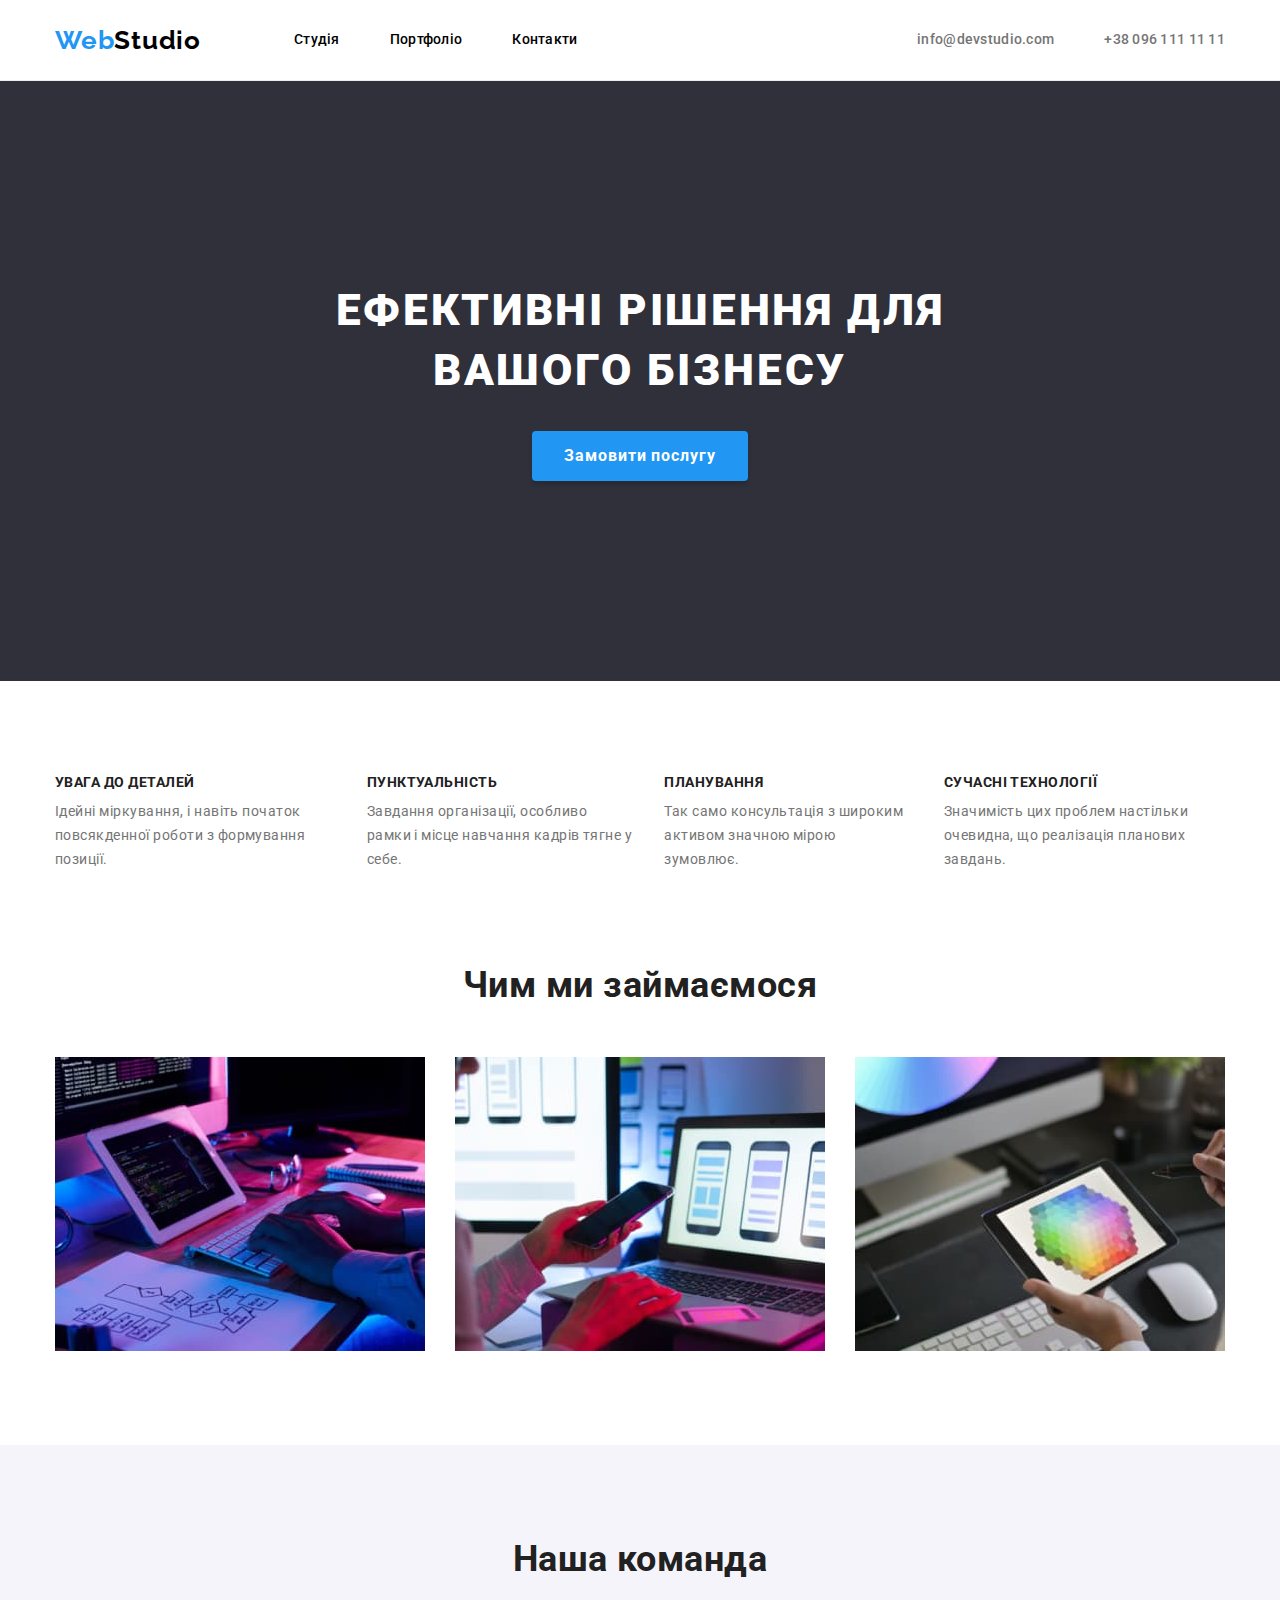
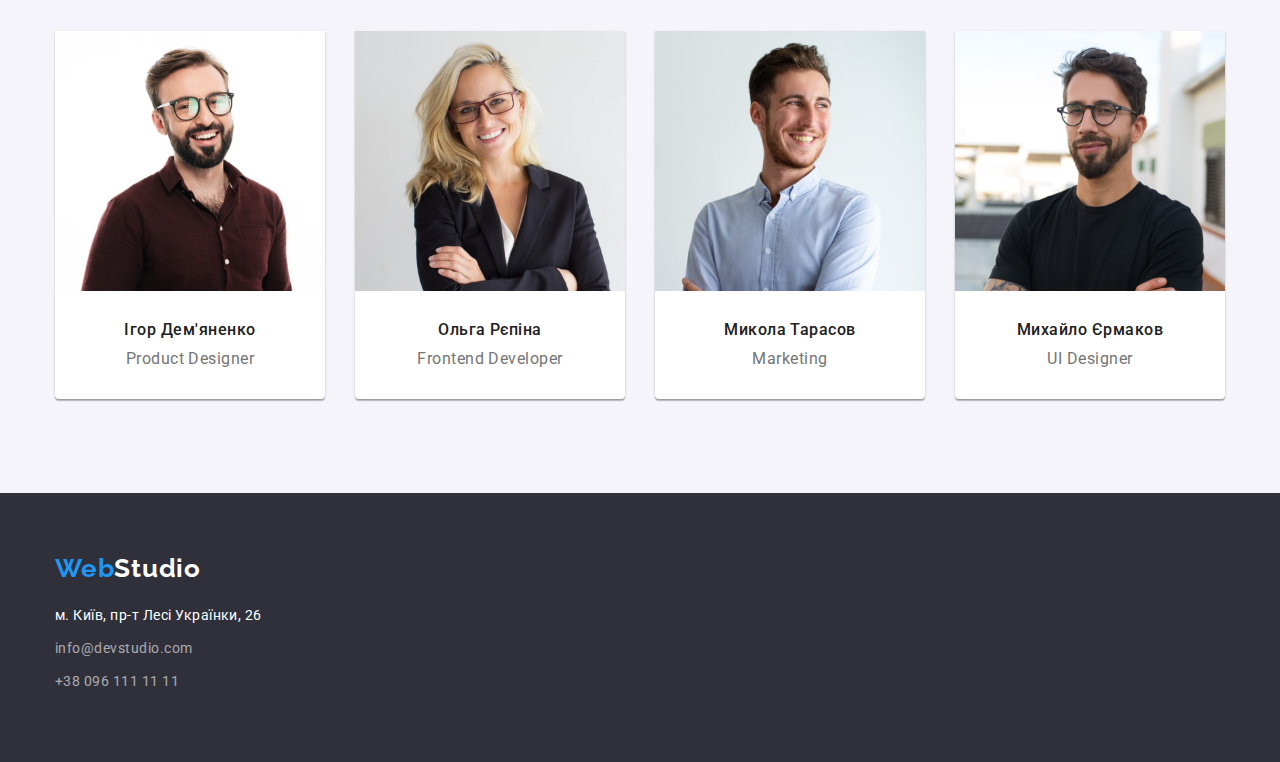
<file: index.html>
<!DOCTYPE html>
<html lang="uk">
<head>
    <meta charset="UTF-8">
    <meta http-equiv="X-UA-Compatible" content="IE=edge">
    <meta name="viewport" content="width=device-width, initial-scale=1.0">
    <title>Студія</title>
    <link rel="preconnect" href="https://fonts.googleapis.com"> 
    <link rel="preconnect" href="https://fonts.gstatic.com" crossorigin> 
    <link rel="stylesheet" href="https://cdnjs.cloudflare.com/ajax/libs/modern-normalize/1.1.0/modern-normalize.min.css">
    <link href="https://fonts.googleapis.com/css2?family=Raleway:wght@700&family=Roboto:wght@400;500;700;900&display=swap" rel="stylesheet">
    <link rel="stylesheet" href=".//css/styles.css">
</head>
<body class="body-font">
<header class="header-text">
    <div class="container main-header">
        <a class="logo" lang="en" href=".//index.html">
            <span class="web">Web</span><span class="studio">Studio</span>
            </a>
        <nav>
        <ul class="site-nav list">
            <li class="item"><a class="links" href="./index.html">Студія</a></li>
            <li class="item"><a class="links" href="./portfolio.html">Портфоліо</a></li>
            <li class="item"><a class="links" href="">Контакти</a></li>
        </ul>
        </nav>
    <div class="box-cotact-list">
        <ul class="contact-list list">
            <li class="item"><a class="contact-links" href="mailto:info@devstudio.com">info@devstudio.com</a></li>
            <li class="item"><a class="contact-links" href="tel:+380961111111">+38 096 111 11 11</a></li>
        </ul>
    </div>
    </div>
</header>
<main>
<section class="section hero">
    <div class="container">
        <div class="hero-block">
        <h1 class="hero-text">Ефективні рішення для<br> вашого бізнесу</h1>
        <button class="hero-button" type="button">Замовити послугу</button>
    </div>
    </div>
</section>
<section class="section priorities">
    <div class="container">
        <ul class="our-tehnologies">
            <li class="list-tehnologies">
                <h3 class="list-priorities">УВАГА ДО ДЕТАЛЕЙ</h3>
                <p class="text-priorities">Ідейні міркування, і навіть початок повсякденної роботи з формування позиції.</p>
            </li>
            <li class="list-tehnologies">
                <h3 class="list-priorities">ПУНКТУАЛЬНІСТЬ</h3>
                <p class="text-priorities">Завдання організації, особливо рамки і місце навчання кадрів тягне у себе.</p>
            </li>
            <li class="list-tehnologies">
                <h3 class="list-priorities">ПЛАНУВАННЯ</h3>
                <p class="text-priorities">Так само консультація з широким активом значною мірою зумовлює.</p>
            </li>
            <li class="list-tehnologies">
                <h3 class="list-priorities">СУЧАСНІ ТЕХНОЛОГІЇ</h3>
                <p class="text-priorities">Значимість цих проблем настільки очевидна, що реалізація планових завдань.</p>
            </li>
        </ul>
</div>  
</section>
<section class="section works">
    <div class="container">
        <h2 class="our-work">Чим ми займаємося</h2>
        <ul class="list-images">
            <li class="photo-projects">
                    <img 
                    src="./images/startup.jpg"
                    alt="Розробка проекту"
                    width="370"/>
            </li>
            <li class="photo-projects">
            <img 
                    src="./images/mobile.jpg"
                    alt="Синхронізація мобільних застосунків"
                    width="370"/>
            </li>
            <li class="photo-projects">
                <img 
                    src="./images/design.jpg"
                    alt="Дизайн"
                    width="370"/>
            </li>
        </ul>
    </div>
</section>
<section class="section team">
    <div class="container">
        <h2 class="our-team">Наша команда</h2>
        <ul class="list-members">
                <li>
                    <div class="team-card">
                        <img class="img-member" src="./images/ihor.jpg" alt="Ігор Дем'яненко" width="270"/>
                        <h3 class="team-members">Ігор Дем'яненко</h3>
                        <p class="members-speciality" lang="en">Product Designer</p>
                    </div>
                </li>
                <li>
                    <div class="team-card">
                        <img class="img-member" src="./images/olha.jpg" alt="Ольга Рєпіна" width="270"/>
                        <h3 class="team-members">Ольга Рєпіна</h3>
                        <p class="members-speciality" lang="en">Frontend Developer</p>
                    </div>
                </li>
                <li>
                    <div class="team-card">
                        <img class="img-member" src="./images/kolya.jpg" alt="Микола Тарасов" width="270"/>
                        <h3 class="team-members">Микола Тарасов</h3>
                        <p class="members-speciality" lang="en">Marketing</p>
                    </div>
                    </li>
                <li>
                    <div class="team-card">
                        <img class="img-member" src="./images/misha.jpg" alt="Михайло Єрмаков" width="270"/>
                        <h3 class="team-members">Михайло Єрмаков</h3>
                        <p class="members-speciality" lang="en">UI Designer</p>
                    </div>    
                    </li>
        </ul>
    </div>
</section>
</main>
<footer class="footer">
    <div class="container">
        <a class="logo-footer" lang="en" href=".//index.html">
            <span class="web">Web</span><span class="studio-footer">Studio</span>
            </a>
                <address class="map-adress">
                м. Київ, пр-т Лесі Українки, 26
                </address>
                <address>
                    <a class="footer-links" href="mailto:info@devstudio.com">info@devstudio.com</a><br>
                    <a class="footer-links" href="tel:+380961111111">+38 096 111 11 11</a>
                </address>
    </div>
</footer>
</body>
</html>
</file>
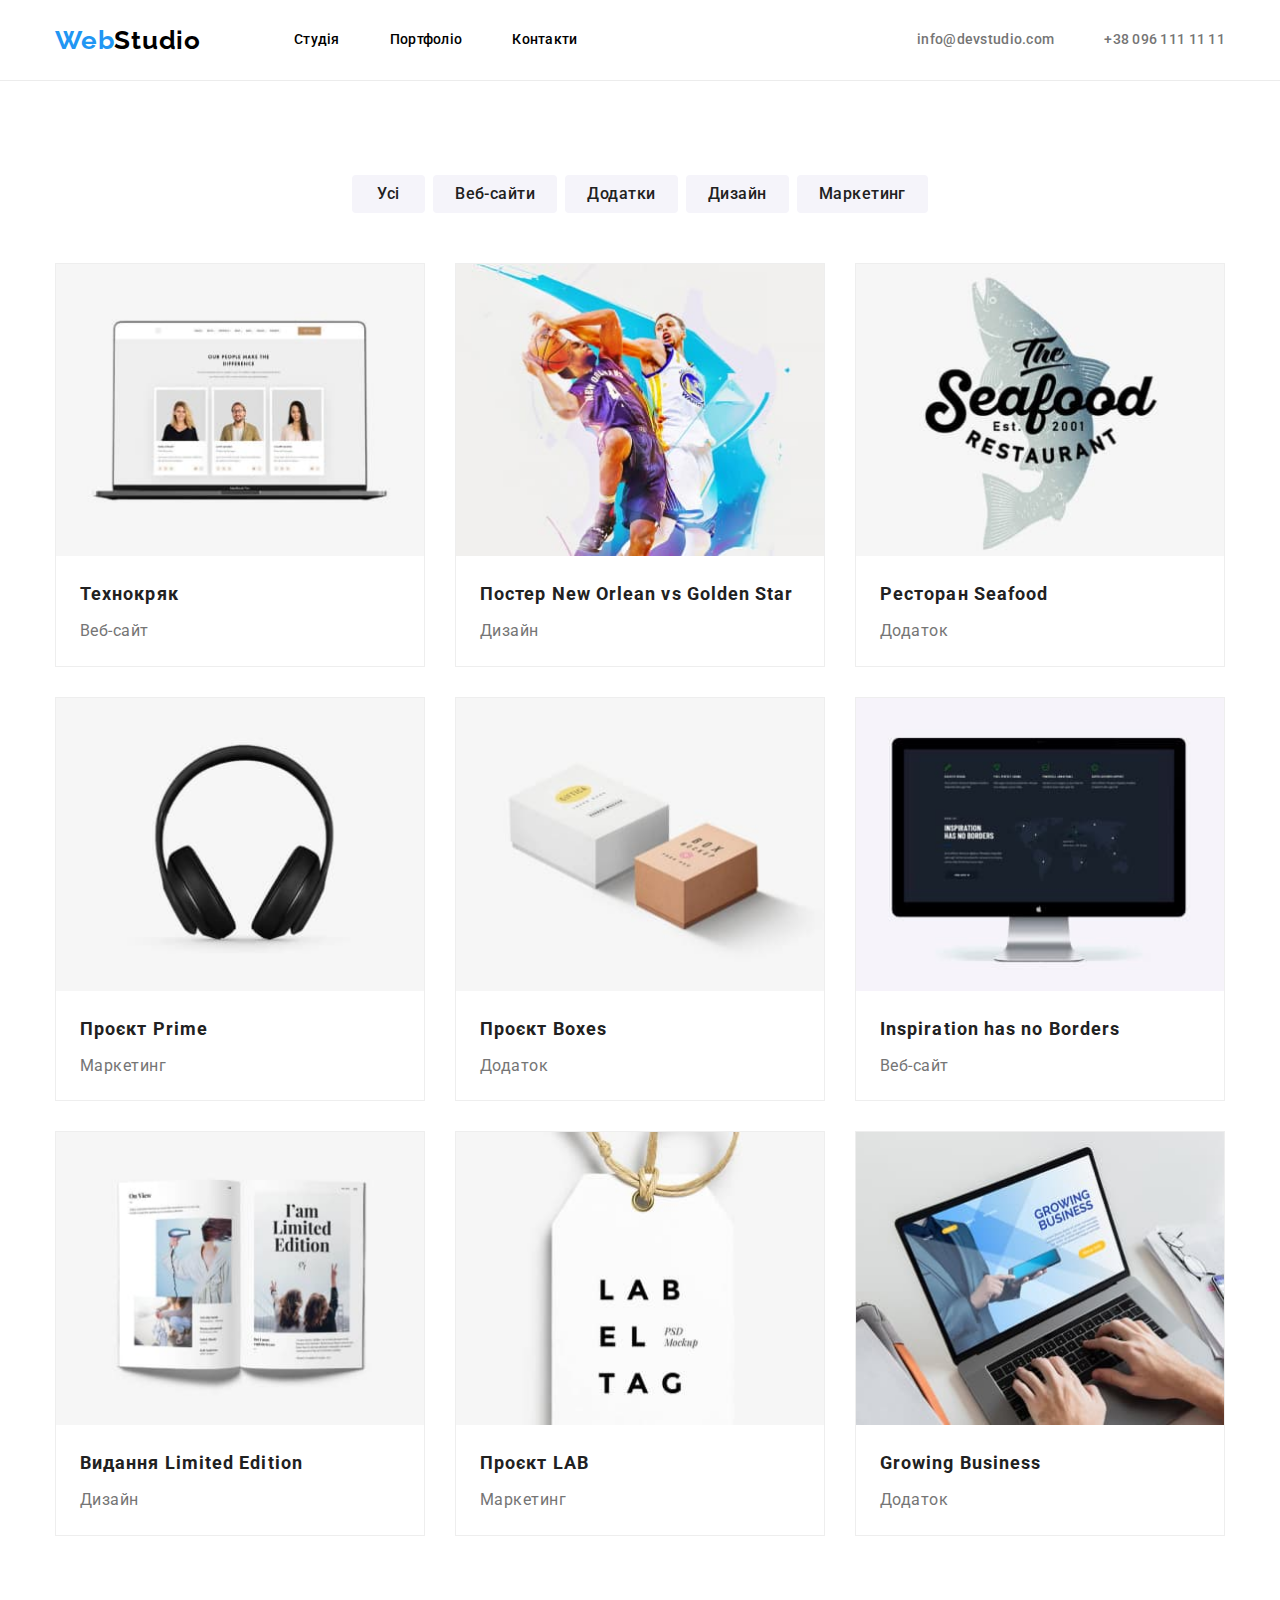
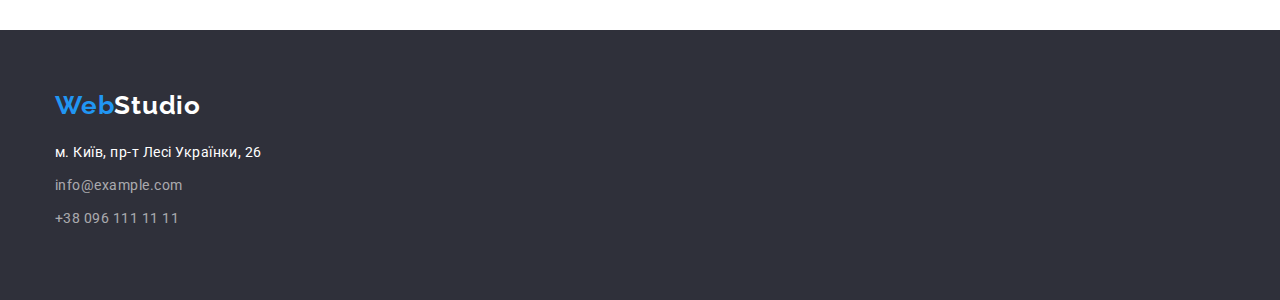
<file: portfolio.html>
<!DOCTYPE html>
<html lang="uk">
<head>
    <meta charset="UTF-8">
    <meta http-equiv="X-UA-Compatible" content="IE=edge">
    <meta name="viewport" content="width=device-width, initial-scale=1.0">
    <title>Портфоліо</title>
    <link rel="preconnect" href="https://fonts.googleapis.com"> 
    <link rel="preconnect" href="https://fonts.gstatic.com" crossorigin> 
    <link href="https://fonts.googleapis.com/css2?family=Raleway:wght@700&family=Roboto:wght@400;500;700;900&display=swap" rel="stylesheet">
    <link href="https://fonts.googleapis.com/css2?family=Raleway:wght@700&family=Roboto:wght@400;500;700;900&display=swap" rel="stylesheet">
    <link rel="stylesheet" href=".//css/styles.css">
</head>
<body class="body-font">
    <header class="header-text">
        <div class="container main-header">
            <a class="logo" lang="en" href=".//index.html">
                <span class="web">Web</span><span class="studio">Studio</span>
                </a>
            <nav>
            <ul class="site-nav list">
                <li class="item"><a class="links" href="./index.html">Студія</a></li>
                <li class="item"><a class="links" href="./portfolio.html">Портфоліо</a></li>
                <li class="item"><a class="links" href="">Контакти</a></li>
            </ul>
            </nav>
        <div class="box-cotact-list">
            <ul class="contact-list list">
                <li class="item"><a class="contact-links" href="mailto:info@devstudio.com">info@devstudio.com</a></li>
                <li class="item"><a class="contact-links" href="tel:+380961111111">+38 096 111 11 11</a></li>
            </ul>
        </div>
        </div>
    </header>
<main>
    <div class="container">
        <ul class="button-list">
            <li class="portfolio-button"><button class="button-filter" type="button">Усі</button></li>
            <li class="portfolio-button"><button class="button-filter" type="button">Веб-сайти</button></li>
            <li class="portfolio-button"><button class="button-filter" type="button">Додатки</button></li>
            <li class="portfolio-button"><button class="button-filter" type="button">Дизайн</button></li>
            <li class="portfolio-button"><button class="button-filter" type="button">Маркетинг</button></li>
        </ul>
    </div>
    <section class="section projects">
        <div class="container">
       <ul class="projects-list">
        <li class="projects-cards">
            <div class="our-projects">
            <img class="img-projects" src="./images/laptop.jpg" alt="Ноутбук з відкритим сайтом" width="370">
                <h2 class="project-title">Технокряк</h2>
                    <p class="project-speciality">Веб-сайт</p>
            </div>
        </li>
        <li class="projects-cards">
            <div class="our-projects">
            <img class="img-projects" src="./images/bball.jpg" alt="Баскетболісти в боротьбі" width="370">
                <h2 class="project-title">Постер New Orlean vs Golden Star</h2>
                    <p class="project-speciality">Дизайн</p>
            </div>
        </li>
        <li class="projects-cards">
            <div class="our-projects">
            <img class="img-projects" src="./images/rest.jpg" alt="Ресторан морепродуктів" width="370">
                <h2 class="project-title">Ресторан Seafood</h2>
                    <p class="project-speciality">Додаток</p>
            </div>
        </li>
        <li class="projects-cards">
            <div class="our-projects">
            <img class="img-projects" src="./images/hedphone.jpg" alt="Навушники" width="370">
                <h2 class="project-title">Проєкт Prime</h2>
                    <p class="project-speciality">Маркетинг</p>
            </div>
        </li>
        <li class="projects-cards">
            <div class="our-projects">
            <img class="img-projects" src="./images/boxes.jpg" alt="Коробки" width="370">
                <h2 class="project-title">Проєкт Boxes</h2>
                    <p class="project-speciality">Додаток</p>
            </div>
        </li>
        <li class="projects-cards">
            <div class="our-projects">
            <img class="img-projects" src="./images/monitor.jpg" alt="Монітор компьютера" width="370">
                <h2 class="project-title">Inspiration has no Borders</h2>
                    <p class="project-speciality">Веб-сайт</p>
            </div>
        </li>
        <li class="projects-cards">
            <div class="our-projects">
            <img class="img-projects" src="./images/magazin.jpg" alt="Модний журнал" width="370">
                <h2 class="project-title">Видання Limited Edition</h2>
                    <p class="project-speciality">Дизайн</p>
            </div>
        </li>
        <li class="projects-cards">
            <div class="our-projects">
            <img class="img-projects" src="./images/label.jpg" alt="Фірмова бірка" width="370">
                <h2 class="project-title">Проєкт LAB</h2>
                    <p class="project-speciality">Маркетинг</p>
            </div>
        </li>
        <li class="projects-cards">
            <div class="our-projects">
            <img class="img-projects" src="./images/business.jpg" alt="Набирають текст на клавіатурі">
                <h2 class="project-title">Growing Business</h2>
                    <p class="project-speciality">Додаток</p>
            </div>
        </li>
       </ul>
    </div>
    </section>
</main>
<footer class="footer">
    <div class="container">
        <a class="logo-footer" lang="en" href=".//index.html">
            <span class="web">Web</span><span class="studio-footer">Studio</span>
            </a>
                <address class="map-adress">
                м. Київ, пр-т Лесі Українки, 26
                </address>
                <address>
                    <a class="footer-links" href="mailto:info@example.com">info@example.com</a><br>
                    <a class="footer-links" href="tel:+380961111111">+38 096 111 11 11</a>
                </address>
    </div>
</footer>
</body>
</html>
</file>
<file: css/styles.css>
/* Global css */
html {
    box-sizing: border-box;
}
*,
::before,
::after{
    box-sizing: inherit;
}
body {
    margin: 0;
    font-family:'Roboto', sans-serif;
    background: var(--main-white-color);
    color: var(--main-black-color);
}
:root {
    --brand-color: #2196F3;
    --main-text-color: #212121;
    --secondary-text-color: #757575;
    --main-white-color: #ffffff;
    --main-black-color: #000000;
}
h1,h2,h3,h4,h5,h6,p,ul {
    padding: 0;
    margin: 0;
}
img {
    display: block;
    max-width: 100%;
    height: auto;
}
.list { 
    list-style: none; 
}
.logo {
    text-decoration: none;
}
.section {
    letter-spacing: 0.03em;
}
.container {
    margin-left: auto;
    margin-right: auto;
    width: 100%;
    max-width: 1200px;
    padding-left: 15px;
    padding-right: 15px;
    /* outline: 2px solid tomato; */
}
/* Header styles */
.main-header {
    display: flex;
    align-items: center;
}
.logo {
    letter-spacing: 0.03em;
    font-family: 'Raleway', sans-serif;
    font-weight: 700;
    font-size: 26px;
    line-height: 1.19;
}
.web {
    color: var(--brand-color);
}
.studio {
    color: var(--main-black-color);
}
.header-text {
    font-weight: 500;
    font-size: 14px;
    letter-spacing: 0.02em;
    line-height: 1.14;
    border-bottom: 1px solid #ECECEC;
}
.site-nav {
    display: flex;
    margin-left: 93px;
}
.site-nav .item + .item {
    margin-left: 50px;
}

.site-nav .links {
    color: var(--main-black-color);
    text-decoration: none;
}
.links {
    display: block;
    padding: 32px 0px;
}
.site-nav .links:hover,
.site-nav .links:focus {
    color: var(--brand-color);
}
.contact-list .contact-links {
    color: var(--secondary-text-color);
    text-decoration: none;
}
.contact-list .contact-links:hover,
.contact-list .contact-links:focus
{
    color: var(--brand-color);
}
.contact-list:hover,
.contact-list:focus {
    color: var(--brand-color);
}
.box-cotact-list {
    display: inline-block;
    /* outline: 2px solid tomato; */
    margin-left: auto;
}
.list {
    display: flex;
}

.list .item + .item {
    margin-left: 50px;
}

.contact-links {
    display: block;
    padding: 32px 0px;
}

/* Hero styles */
.hero {
    background: #2F303A;
    padding: 200px 0px;
}
.hero-text {
    text-align: center;
    margin-bottom: 30px;

    font-weight: 900;
    font-size: 44px;
    line-height: 1.36;
    letter-spacing: 0.06em;
    color: var(--main-white-color);
    text-transform: uppercase;
}
.hero-button {
    display: block;
    margin-left: auto;
    margin-right: auto;

    border-radius: 4px;
    padding: 10px 32px;
    min-width: 216px;
    text-align: center;
   
    font-family: 'Roboto', sans-serif;
    cursor: pointer;
    font-weight: 700;
    font-size: 16px;
    line-height: 1.88;
    letter-spacing: 0.06em;

    border: none;
    box-shadow: 0px 4px 4px rgba(0, 0, 0, 0.15);
    background: var(--brand-color);
    color: var(--main-white-color);
  }
.hero-button:hover,
.hero-button:focus {
    background: #188CE8;
    color: var(--main-white-color);
    cursor: pointer;
}
/* Our priorities */
.priorities {
    padding-top: 94px;
}
.our-tehnologies {
    display: flex;
    list-style: none;
}
.list-tehnologies + .list-tehnologies {
    margin-left: 30px;
    align-items: flex-start;

}
.section .list-priorities{
    margin-bottom: 10px;
    font-weight: 700;
    font-size: 14px;
    line-height: 1.1;
    color: var(--main-text-color);
}
.section .text-priorities{
    font-size: 14px;
    line-height: 1.7;
    color: var(--secondary-text-color);
}
/* Our works */
.section .our-work {
    text-align: center;

    margin-bottom: 50px;
    font-weight: 700;
    font-size: 36px;
    line-height: 1.16;
    color: var(--main-text-color);
}
.works {
    padding-top: 94px;
    padding-bottom: 94px;
}
.list-images {
    display: flex;
    list-style: none;
}
.photo-projects + .photo-projects {
    margin-left: 30px;
}
/* Team */
.team {
    padding: 94px 0px;
    background: #F5F4FA;
}
.team-card {
    padding-bottom: 30px;

    background: #FFFFFF;
    box-shadow: 0px 1px 3px rgba(0, 0, 0, 0.12), 0px 1px 1px rgba(0, 0, 0, 0.14), 0px 2px 1px rgba(0, 0, 0, 0.2);
    border-radius: 0px 0px 4px 4px;

}
.section .our-team {
    margin-bottom: 50px;
    text-align: center;

    font-weight: 700;
    font-size: 36px;
    line-height: 1.16;
    color: var(--main-text-color);
}
.list-members {
    display: flex;
    list-style: none;
    justify-content: space-between;
}
.team-members {
    margin-bottom: 10px;
    text-align: center;

    font-weight: 500;
    font-size: 16px;
    line-height: 1.18;
    color: var(--main-text-color);
}
.members-speciality {
    margin-bottom: 0px;
    text-align: center;

    font-weight: 400;
    font-size: 16px;
    line-height: 1.18;
    color: var(--secondary-text-color);
}
.img-member {
    display: block;
    margin-bottom: 30px;
}
/* Footer */
footer {
    background: #2F303A;
    letter-spacing: 0.03em;
}
.studio-footer {
    font-family: 'Raleway', sans-serif;
    font-weight: 700;
    font-size: 26px;
    line-height: 1.19;
    color: var(--main-white-color);
}
.map-adress {
    font-size: 14px;
    line-height: 1.71;
    color: var(--main-white-color);
}
.footer-links {
    font-size: 14px;
    line-height: 1.71;
    color: rgba(255, 255, 255, 0.6);
}
.footer-links:hover,
.footer-links:focus {
    color: var(--brand-color);
}
/* Portfolio */
.our-projects {
    border: 1px solid #EEEEEE;
    padding-bottom: 20px;
}
.portfolio-button + .portfolio-button {
    margin-left: 8px;
}
.button-list {
    margin-top: 94px;
    margin-bottom: 50px;

    list-style: none;
    display: flex;
    justify-content: center;
}
.button-list .button-filter {
    border-radius: 4px;
    padding: 6px 22px;
    min-width: 73px;
    text-align: center;

    font-family: 'Roboto';
    font-weight: 500;
    font-size: 16px;
    line-height: 1.62;
    letter-spacing: 0.03em;

    border: none;
    background-color: #F5F4FA;
    color: var(--main-text-color);
    cursor: pointer;
}
.button-list .button-filter:hover,
.button-list .button-filter:focus {
    background-color: var(--brand-color);
    color: var(--main-white-color);
    box-shadow: 0px 3px 1px rgba(0, 0, 0, 0.1), 0px 1px 2px rgba(0, 0, 0, 0.08), 0px 2px 2px rgba(0, 0, 0, 0.12);
}
.projects {
    padding-bottom: 94px;
}
.projects-list {
    list-style: none;
    display: flex;
    flex-wrap: wrap;
}
.projects-cards {
    width: 370px;
    margin-right: 30px;
    margin-bottom: 30px;
}
.projects-cards:nth-child(3n) {
    margin-right: 0;
}
.projects-cards:nth-last-child(-n + 3) {
    margin-bottom: 0;
}
.img-projects {
    display: block;
    margin-bottom: 20px;
}

.project-title {
    padding-left: 24px;

    margin-bottom: 4px;
    font-weight: 700;
    font-size: 18px;
    line-height: 2;
    letter-spacing: 0.06em;
    color: var(--main-text-color);
}
.project-speciality {
    padding-left: 24px;


    font-weight: 400;
    font-size: 16px;
    line-height: 1.87;
    letter-spacing: 0.03em;
    color: var(--secondary-text-color);
}
/* Footer */
.footer {
    padding: 60px 0px;
}
.logo-footer {
    display: inline-block;
    margin-bottom: 20px;

    letter-spacing: 0.03em;
    font-family: 'Raleway', sans-serif;
    font-weight: 700;
    font-size: 26px;
    line-height: 1.19;
    text-decoration: none;
}
.logo {
    display: block;
}
.map-adress {
    display: block;
    margin-bottom: 9px;
    font-style: normal;
    text-decoration: none;
}
.footer-links {
    display: inline-block;
    margin-bottom: 9px;
    font-style: normal;
    text-decoration: none;
}
</file>
